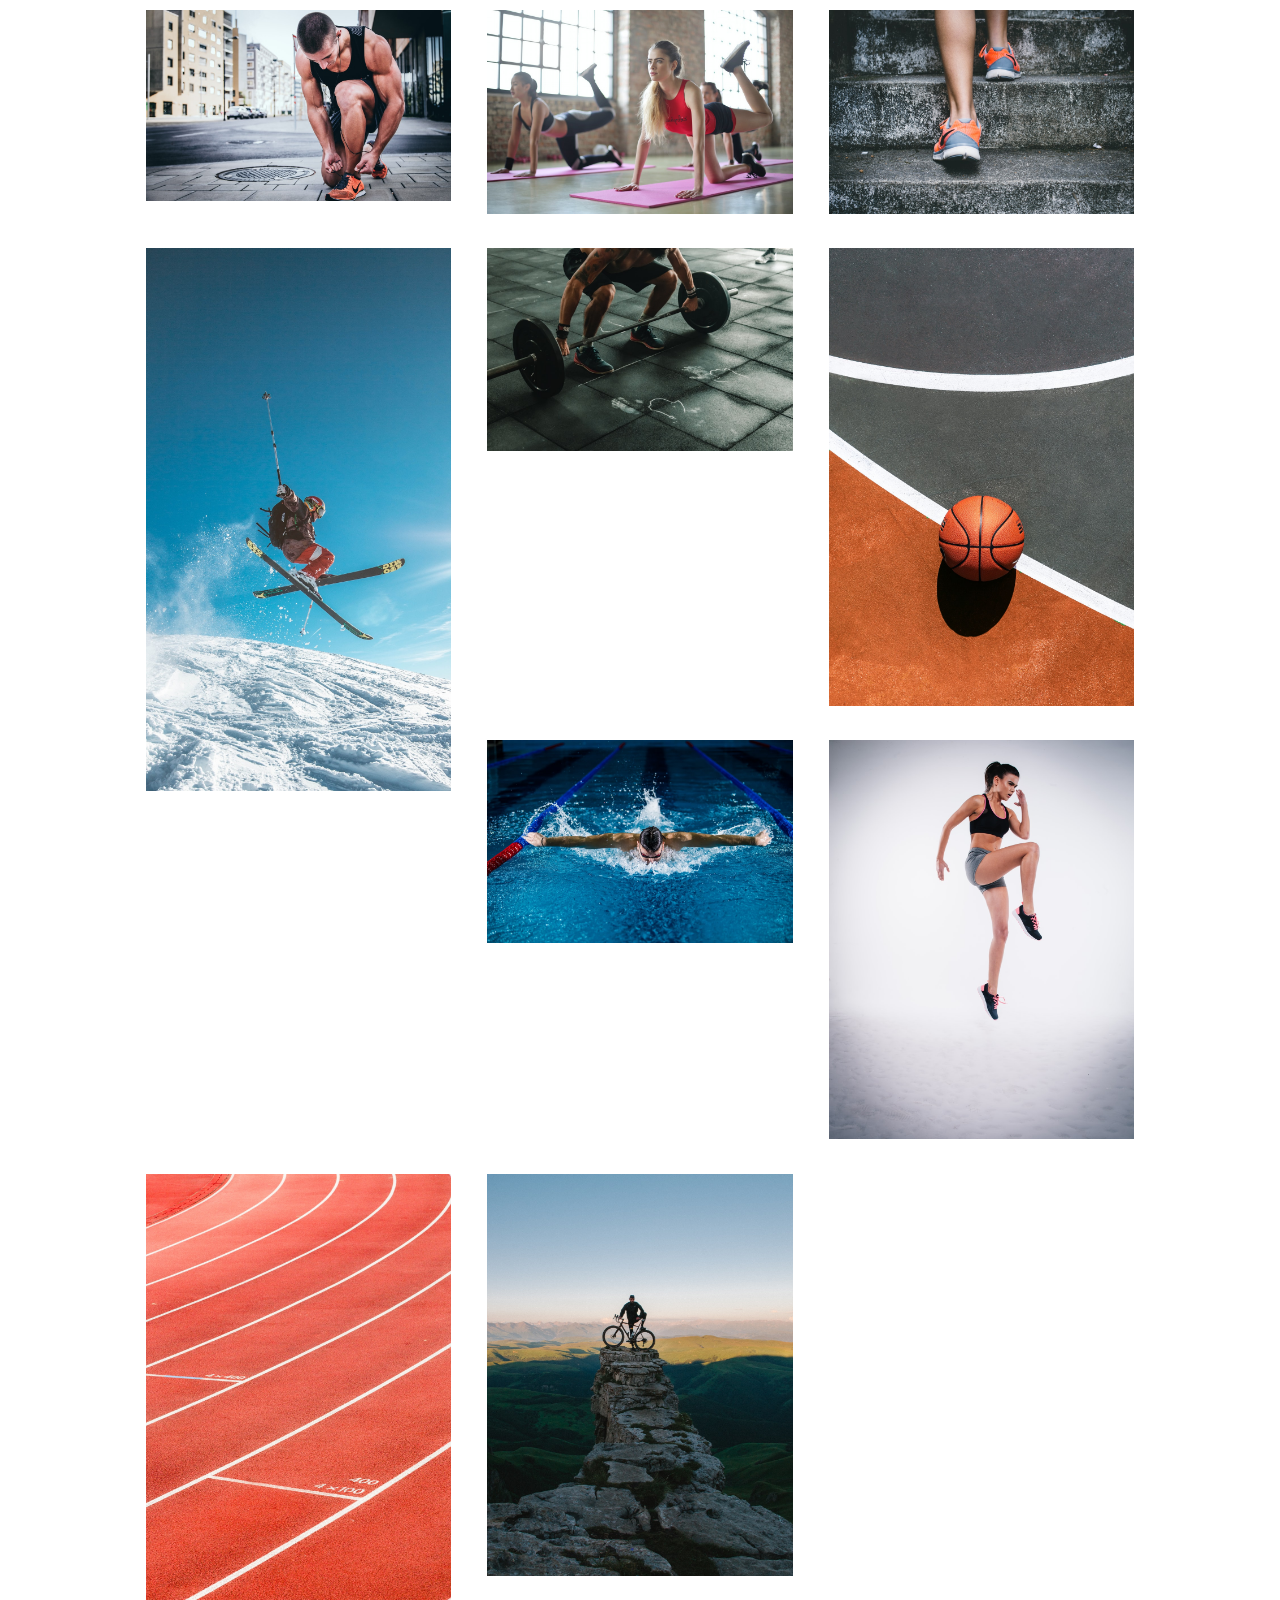
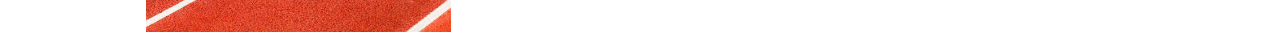
<file: ex01/src/index.html>
<!doctype html>
<html>

<head>
    <meta charset="utf-8">
    <title>Gallery's page</title>
    <meta name="viewport" content="width=device-width, initial-scale=1" />
    <link rel="stylesheet" href="/ex01/styles/index.css">
    <script src="/ex01/scripts/index.js"></script>
</head>

<body>
  <div class="row">
      <div class="col">
          <div class="content">
              <img src="/ex01/images/img1.jpg" onclick="openLightbox();toSlide(1)" class="hover-shadow preview" />
          </div>
      </div>
      <div class="col">
          <div class="content">
              <img src="/ex01/images/img2.jpg" onclick="openLightbox();toSlide(2)" class="hover-shadow preview" />
          </div>
      </div>
      <div class="col">
          <div class="content">
              <img src="/ex01/images/img3.jpg" onclick="openLightbox();toSlide(3)" class="hover-shadow preview" />
          </div>
      </div>
      <div class="col">
          <div class="content">
              <img src="/ex01/images/img4.jpg" onclick="openLightbox();toSlide(4)" class="hover-shadow preview" />
          </div>
      </div>
      <div class="col">
          <div class="content">
              <img src="/ex01/images/img5.jpg" onclick="openLightbox();toSlide(5)" class="hover-shadow preview" />
          </div>
      </div>
      <div class="col">
          <div class="content">
              <img src="/ex01/images/img6.jpg" onclick="openLightbox();toSlide(6)" class="hover-shadow preview" />
          </div>
      </div>
      <div class="col">
          <div class="content">
              <img src="/ex01/images/img7.jpg" onclick="openLightbox();toSlide(7)" class="hover-shadow preview" />
          </div>
      </div>
      <div class="col">
          <div class="content">
              <img src="/ex01/images/img8.jpg" onclick="openLightbox();toSlide(8)" class="hover-shadow preview" />
          </div>
      </div>
      <div class="col">
          <div class="content">
              <img src="/ex01/images/img9.jpg" onclick="openLightbox();toSlide(9)" class="hover-shadow preview" />
          </div>
      </div>
      <div class="col">
          <div class="content">
              <img src="/ex01/images/img10.jpg" onclick="openLightbox();toSlide(10)" class="hover-shadow preview" />
          </div>
      </div>
  </div>
  <div id="Lightbox" class="modal">
      <span class="close pointer" onclick="closeLightbox()">&times;</span>
      <div class="modal-content">
          <div class="slide">
              <img src="/ex01/images/img1.jpg" class="image-slide" />
          </div>
          <div class="slide">
              <img src="/ex01/images/img2.jpg" class="image-slide" />
          </div>
          <div class="slide">
              <img src="/ex01/images/img3.jpg" class="image-slide" />
          </div>
          <div class="slide">
              <img src="/ex01/images/img4.jpg" class="image-slide" />
          </div>
          <div class="slide">
              <img src="/ex01/images/img5.jpg" class="image-slide" />
          </div>
          <div class="slide">
              <img src="/ex01/images/img6.jpg" class="image-slide" />
          </div>
          <div class="slide">
              <img src="/ex01/images/img7.jpg" class="image-slide" />
          </div>
          <div class="slide">
              <img src="/ex01/images/img8.jpg" class="image-slide" />
          </div>
          <div class="slide">
              <img src="/ex01/images/img9.jpg" class="image-slide" />
          </div>
          <div class="slide">
              <img src="/ex01/images/img10.jpg" class="image-slide" />
          </div>
          <a class="previous" onclick="changeSlide(-1)">&#10094;</a>
          <a class="next" onclick="changeSlide(1)">&#10095;</a>
      </div>
  </div>
</body>
</body>
    
    </html>
</file>
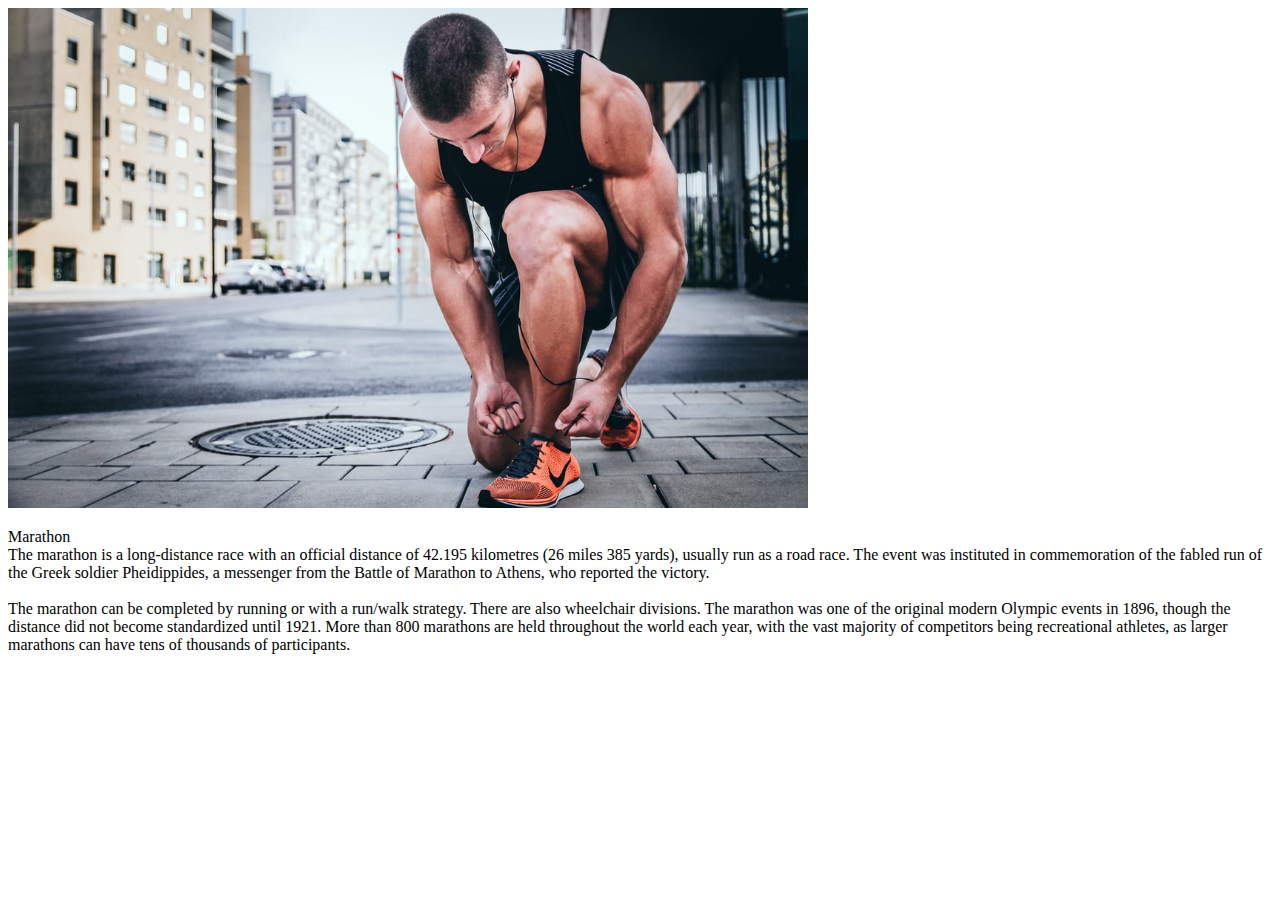
<file: ex01/src/image01.html>
<!doctype html>
<html>
<head>
</head>
<body>
    <div>
        <!-- Trigger the Modal -->
        <img src="/ex01/images/img1.jpg" alt="Runner" style="max-width: 800px;">
        <p>Marathon<br>
            The marathon is a long-distance race with an official distance of 42.195 kilometres (26 miles 385 yards), usually run as a road race. The event was instituted in commemoration of the fabled run of the Greek soldier Pheidippides, a messenger from the Battle of Marathon to Athens, who reported the victory. 
            <br><br>The marathon can be completed by running or with a run/walk strategy. There are also wheelchair divisions. The marathon was one of the original modern Olympic events in 1896, though the distance did not become standardized until 1921. 
            More than 800 marathons are held throughout the world each year, with the vast majority of competitors being recreational athletes, as larger marathons can have tens of thousands of participants.
        </p>
    </div>
</body>
</html>
</file>
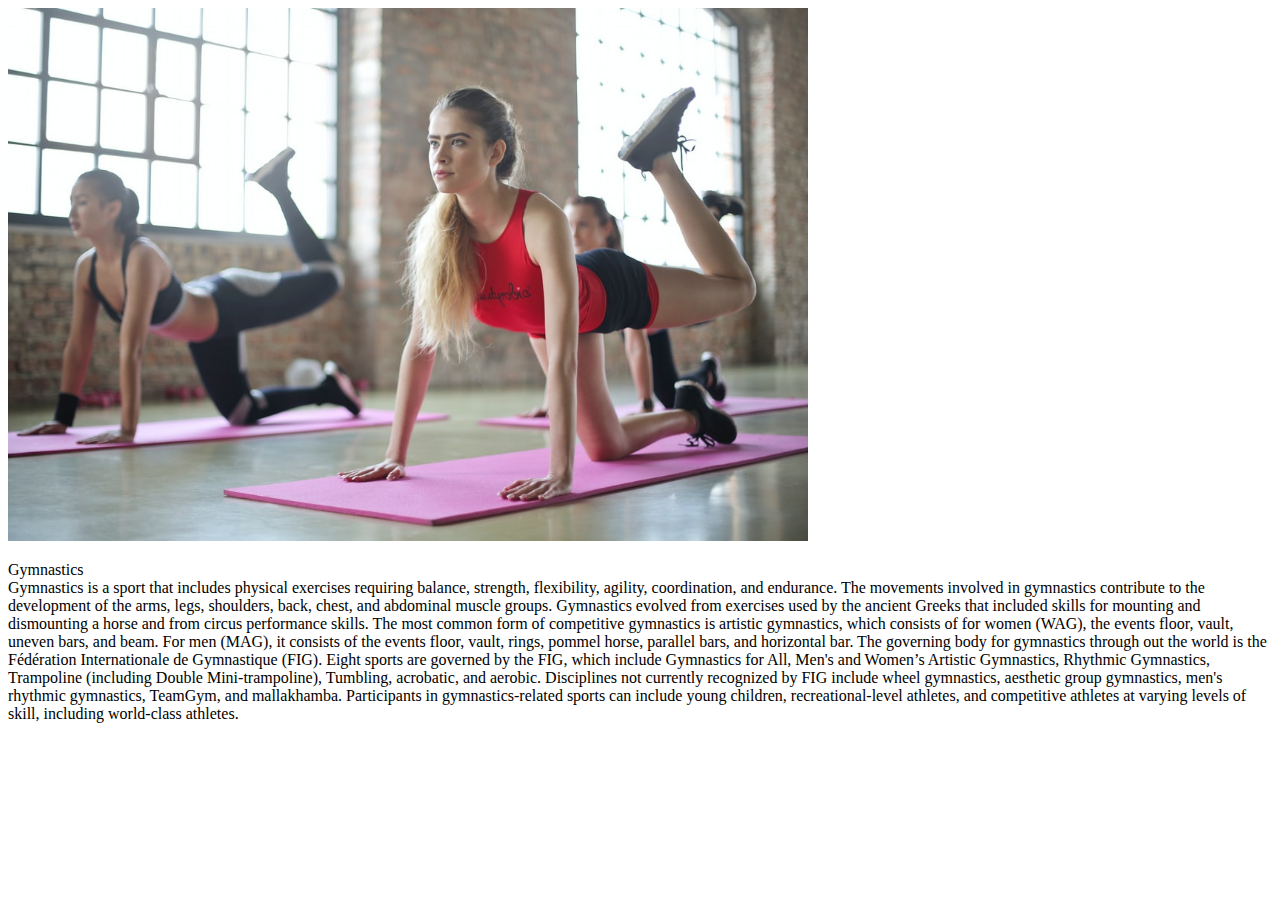
<file: ex01/src/image02.html>
<!doctype html>
<html>
<head>
</head>
<body>
    <div>
        <!-- Trigger the Modal -->
        <img src="/ex01/images/img2.jpg" alt="Runner" style="max-width: 800px;">
        <p>Gymnastics<br>
            Gymnastics is a sport that includes physical exercises requiring balance, strength, flexibility, agility, coordination, and endurance. The movements involved in gymnastics contribute to the development of the arms, legs, shoulders, back, chest, and abdominal muscle groups. Gymnastics evolved from exercises used by the ancient Greeks that included skills for mounting and dismounting a horse and from circus performance skills.

The most common form of competitive gymnastics is artistic gymnastics, which consists of for women (WAG), the events floor, vault, uneven bars, and beam. For men (MAG), it consists of the events floor, vault, rings, pommel horse, parallel bars, and horizontal bar. The governing body for gymnastics through out the world is the Fédération Internationale de Gymnastique (FIG). Eight sports are governed by the FIG, which include Gymnastics for All, Men's and Women’s Artistic Gymnastics, Rhythmic Gymnastics, Trampoline (including Double Mini-trampoline), Tumbling, acrobatic, and aerobic. Disciplines not currently recognized by FIG include wheel gymnastics, aesthetic group gymnastics, men's rhythmic gymnastics, TeamGym, and mallakhamba.

Participants in gymnastics-related sports can include young children, recreational-level athletes, and competitive athletes at varying levels of skill, including world-class athletes.
        </p>
    </div>
</body>
</html>
</file>
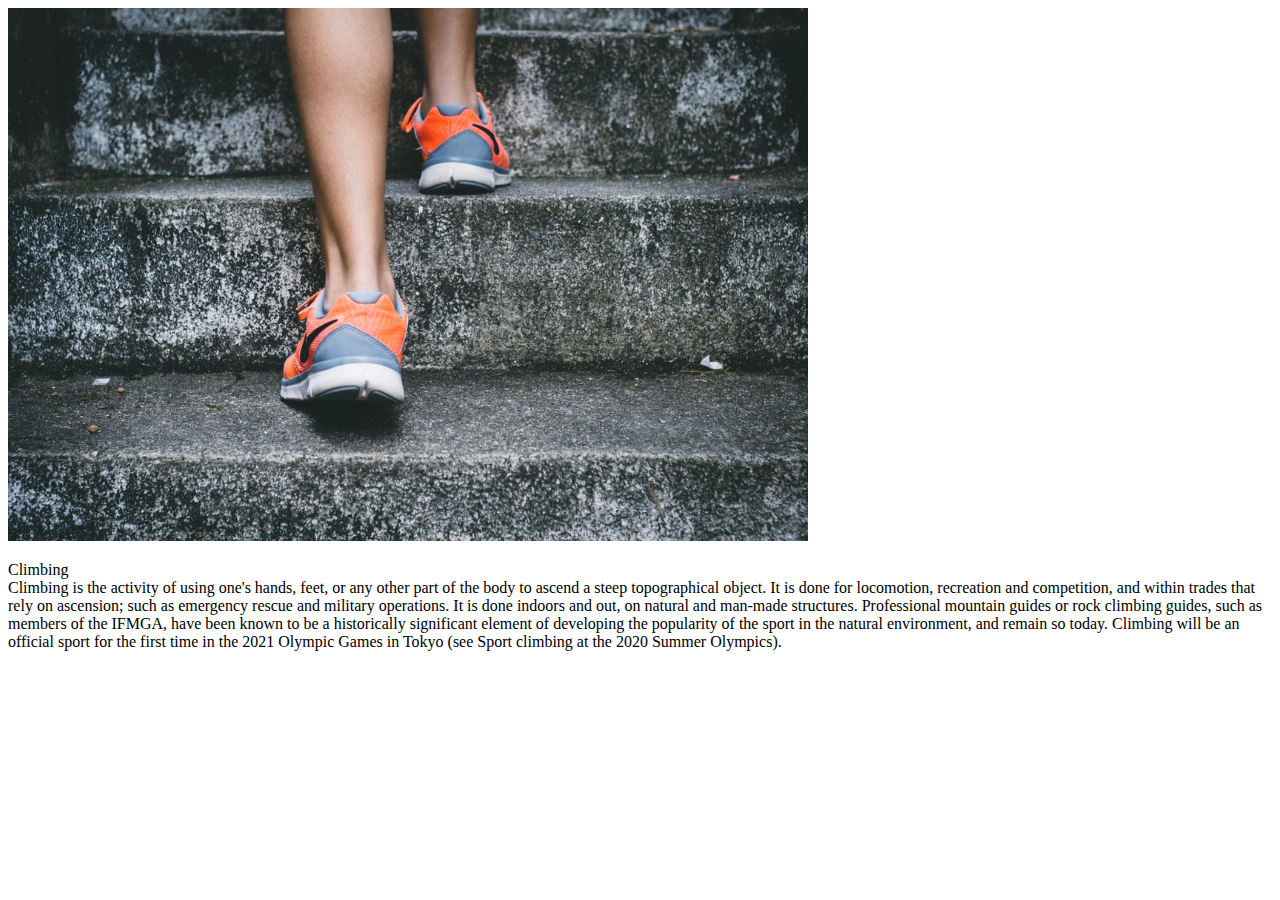
<file: ex01/src/image03.html>
<!doctype html>
<html>
<head>
</head>
<body>
    <div>
        <!-- Trigger the Modal -->
        <img src="/ex01/images/img3.jpg" alt="Runner" style="max-width: 800px;">
        <p>Climbing<br>
            Climbing is the activity of using one's hands, feet, or any other part of the body to ascend a steep topographical object. It is done for locomotion, recreation and competition, and within trades that rely on ascension; such as emergency rescue and military operations. It is done indoors and out, on natural and man-made structures.

Professional mountain guides or rock climbing guides, such as members of the IFMGA, have been known to be a historically significant element of developing the popularity of the sport in the natural environment, and remain so today.

Climbing will be an official sport for the first time in the 2021 Olympic Games in Tokyo (see Sport climbing at the 2020 Summer Olympics).
        </p>
    </div>
</body>
</html>
</file>
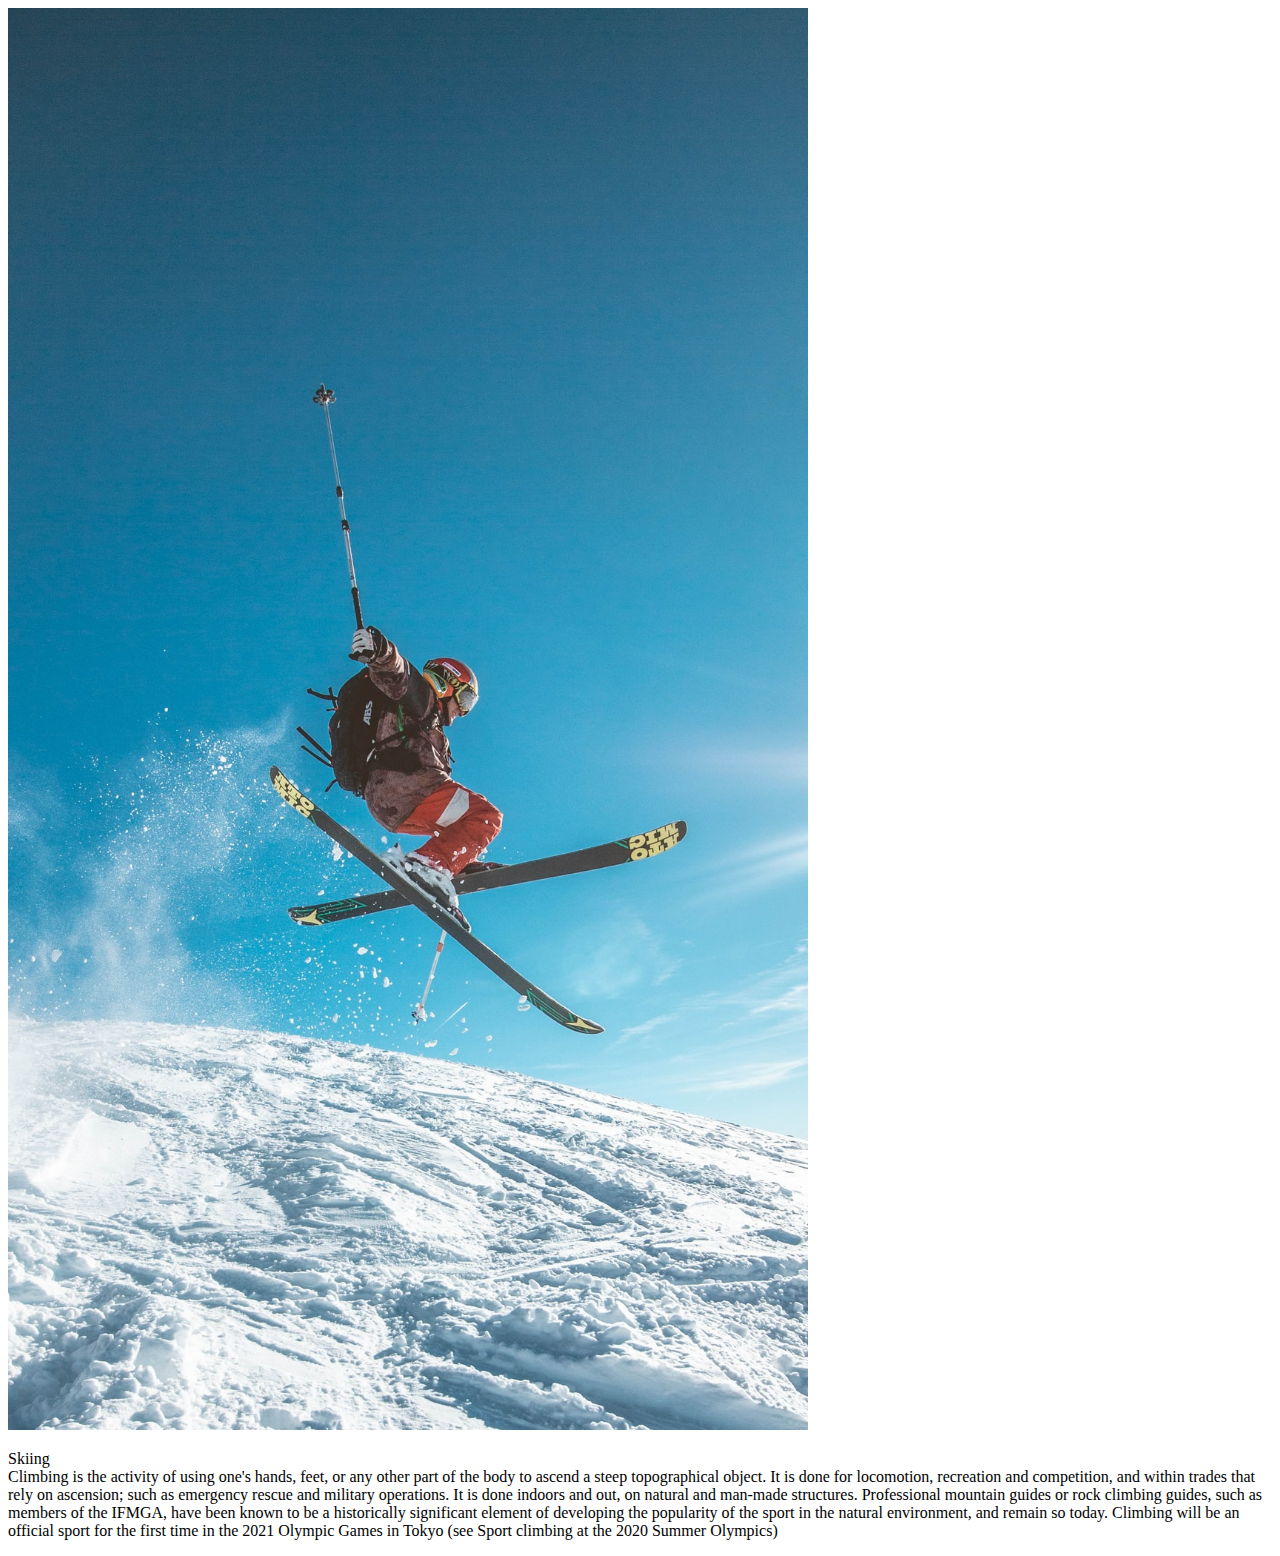
<file: ex01/src/image04.html>
<!doctype html>
<html>
<head>
</head>
<body>
    <div>
        <!-- Trigger the Modal -->
        <img src="/ex01/images/img4.jpg" alt="Runner" style="max-width: 800px;">
        <p>Skiing<br>
            Climbing is the activity of using one's hands, feet, or any other part of the body to ascend a steep topographical object. It is done for locomotion, recreation and competition, and within trades that rely on ascension; such as emergency rescue and military operations. It is done indoors and out, on natural and man-made structures.

Professional mountain guides or rock climbing guides, such as members of the IFMGA, have been known to be a historically significant element of developing the popularity of the sport in the natural environment, and remain so today.

Climbing will be an official sport for the first time in the 2021 Olympic Games in Tokyo (see Sport climbing at the 2020 Summer Olympics)
        </p>
    </div>
</body>
</html>
</file>
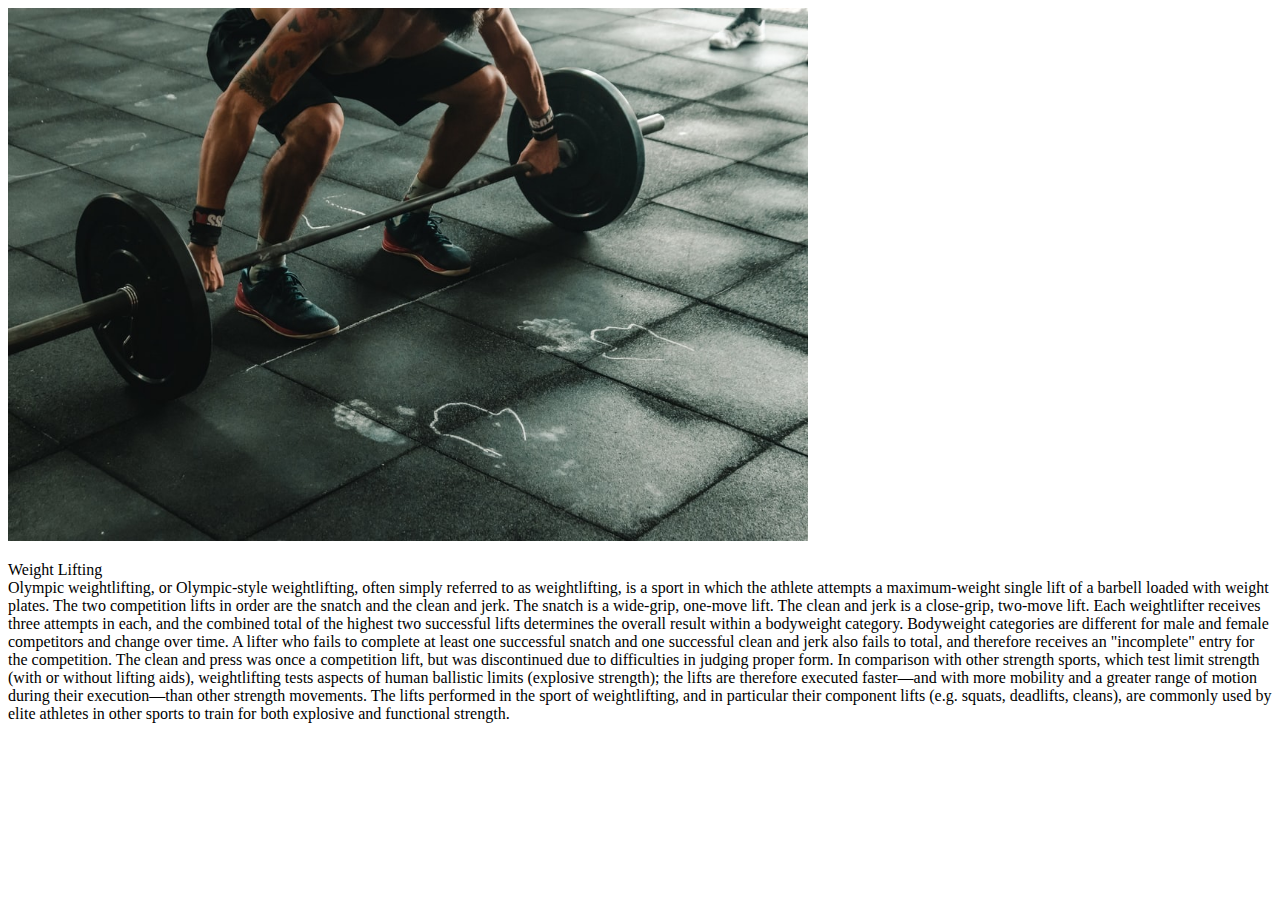
<file: ex01/src/image05.html>
<!doctype html>
<html>
<head>
</head>
<body>
    <div>
        <!-- Trigger the Modal -->
        <img src="/ex01/images/img5.jpg" alt="Runner" style="max-width: 800px;">
        <p>Weight Lifting<br>
            Olympic weightlifting, or Olympic-style weightlifting, often simply referred to as weightlifting, is a sport in which the athlete attempts a maximum-weight single lift of a barbell loaded with weight plates.

The two competition lifts in order are the snatch and the clean and jerk. The snatch is a wide-grip, one-move lift. The clean and jerk is a close-grip, two-move lift. Each weightlifter receives three attempts in each, and the combined total of the highest two successful lifts determines the overall result within a bodyweight category. Bodyweight categories are different for male and female competitors and change over time. A lifter who fails to complete at least one successful snatch and one successful clean and jerk also fails to total, and therefore receives an "incomplete" entry for the competition. The clean and press was once a competition lift, but was discontinued due to difficulties in judging proper form.

In comparison with other strength sports, which test limit strength (with or without lifting aids), weightlifting tests aspects of human ballistic limits (explosive strength); the lifts are therefore executed faster—and with more mobility and a greater range of motion during their execution—than other strength movements.

The lifts performed in the sport of weightlifting, and in particular their component lifts (e.g. squats, deadlifts, cleans), are commonly used by elite athletes in other sports to train for both explosive and functional strength.
        </p>
    </div>
</body>
</html>
</file>
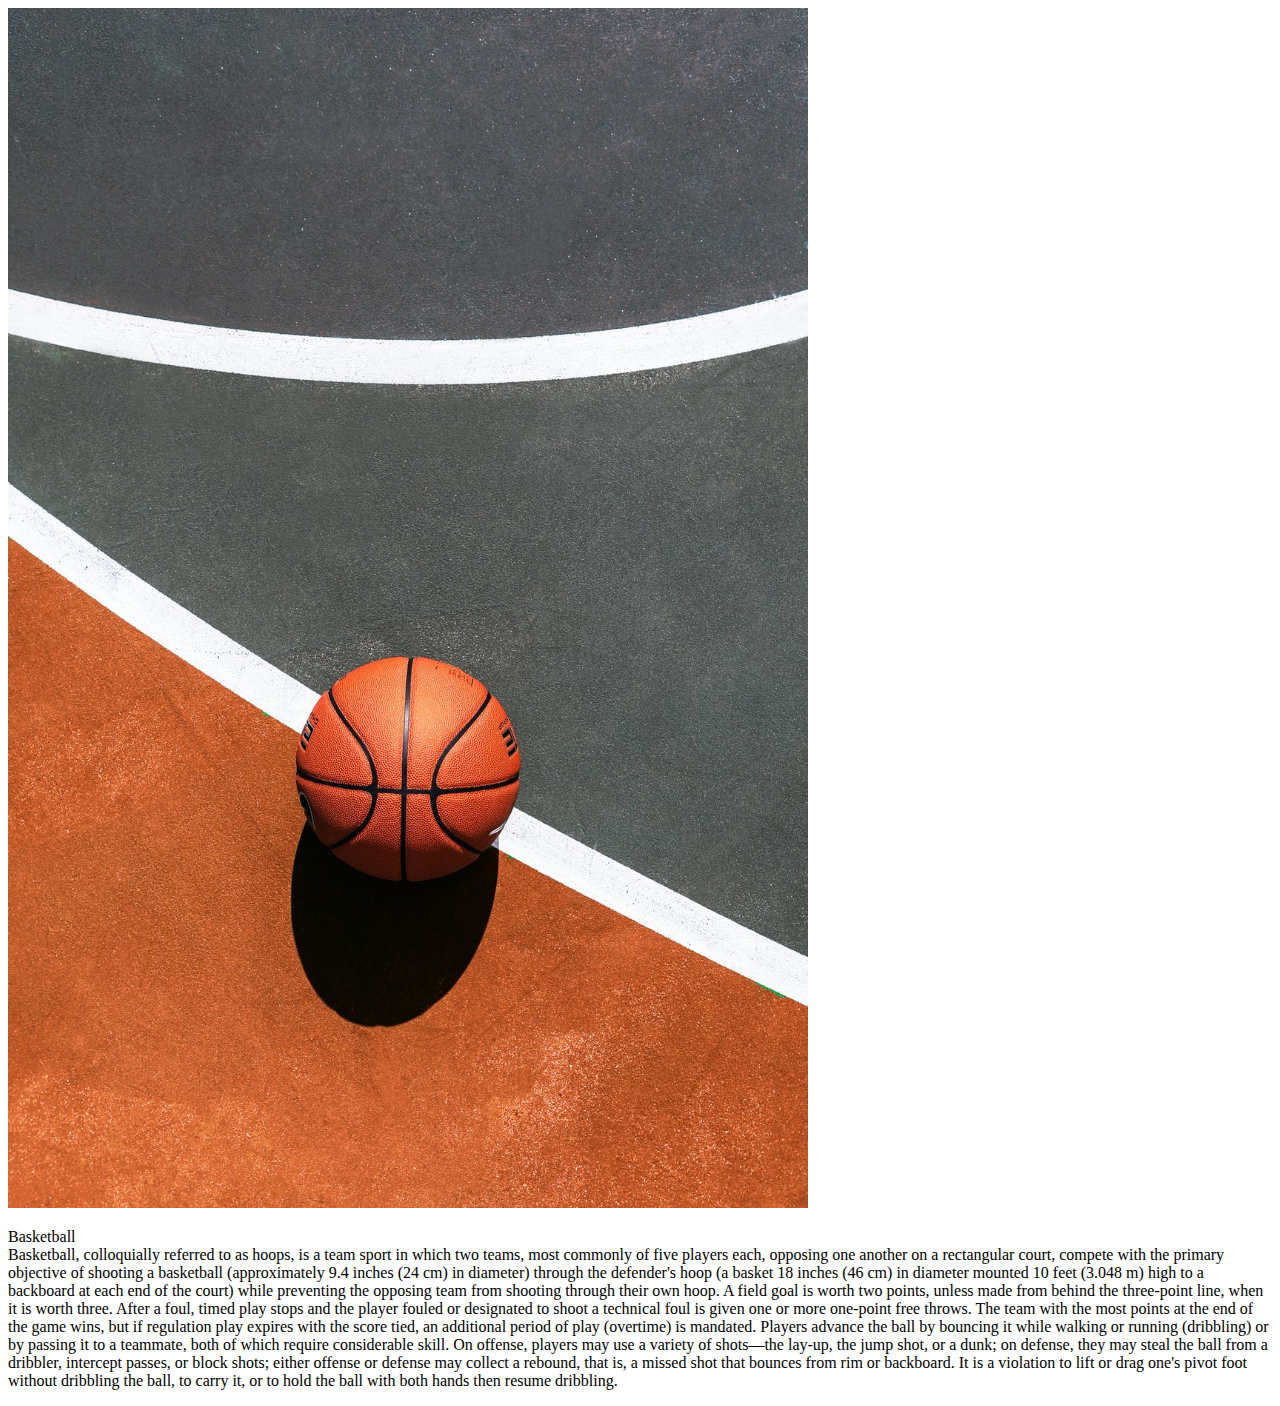
<file: ex01/src/image06.html>
<!doctype html>
<html>
<head>
</head>
<body>
    <div>
        <!-- Trigger the Modal -->
        <img src="/ex01/images/img6.jpg" alt="Runner" style="max-width: 800px;">
        <p>Basketball<br>
            Basketball, colloquially referred to as hoops, is a team sport in which two teams, most commonly of five players each, opposing one another on a rectangular court, compete with the primary objective of shooting a basketball (approximately 9.4 inches (24 cm) in diameter) through the defender's hoop (a basket 18 inches (46 cm) in diameter mounted 10 feet (3.048 m) high to a backboard at each end of the court) while preventing the opposing team from shooting through their own hoop. A field goal is worth two points, unless made from behind the three-point line, when it is worth three. After a foul, timed play stops and the player fouled or designated to shoot a technical foul is given one or more one-point free throws. The team with the most points at the end of the game wins, but if regulation play expires with the score tied, an additional period of play (overtime) is mandated.

Players advance the ball by bouncing it while walking or running (dribbling) or by passing it to a teammate, both of which require considerable skill. On offense, players may use a variety of shots—the lay-up, the jump shot, or a dunk; on defense, they may steal the ball from a dribbler, intercept passes, or block shots; either offense or defense may collect a rebound, that is, a missed shot that bounces from rim or backboard. It is a violation to lift or drag one's pivot foot without dribbling the ball, to carry it, or to hold the ball with both hands then resume dribbling.
        </p>
    </div>
</body>
</html>
</file>
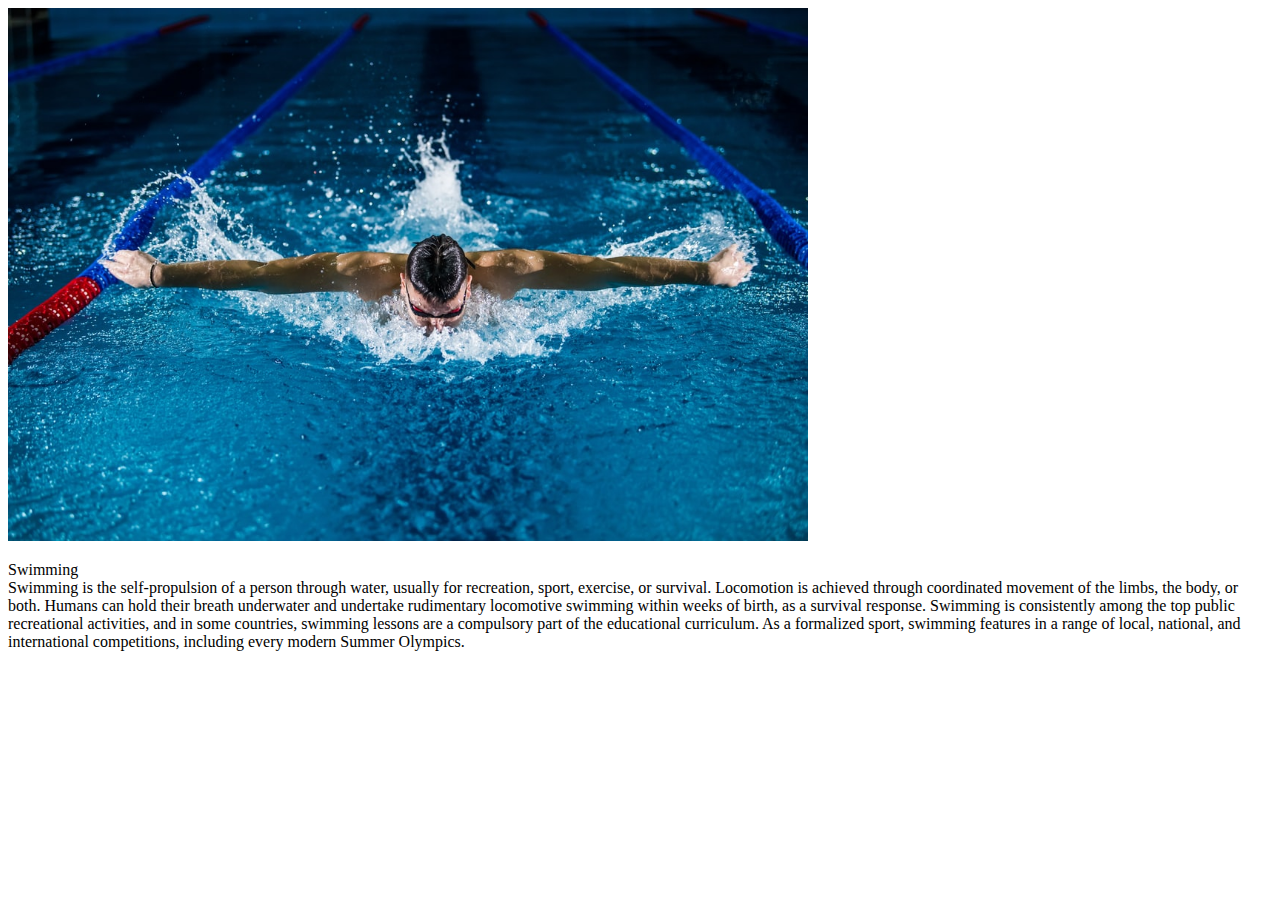
<file: ex01/src/image07.html>
<!doctype html>
<html>
<head>
</head>
<body>
    <div>
        <!-- Trigger the Modal -->
        <img src="/ex01/images/img7.jpg" alt="Runner" style="max-width: 800px;">
        <p>Swimming<br>
            Swimming is the self-propulsion of a person through water, usually for recreation, sport, exercise, or survival. Locomotion is achieved through coordinated movement of the limbs, the body, or both. Humans can hold their breath underwater and undertake rudimentary locomotive swimming within weeks of birth, as a survival response.

Swimming is consistently among the top public recreational activities, and in some countries, swimming lessons are a compulsory part of the educational curriculum. As a formalized sport, swimming features in a range of local, national, and international competitions, including every modern Summer Olympics.
        </p>
    </div>
</body>
</html>
</file>
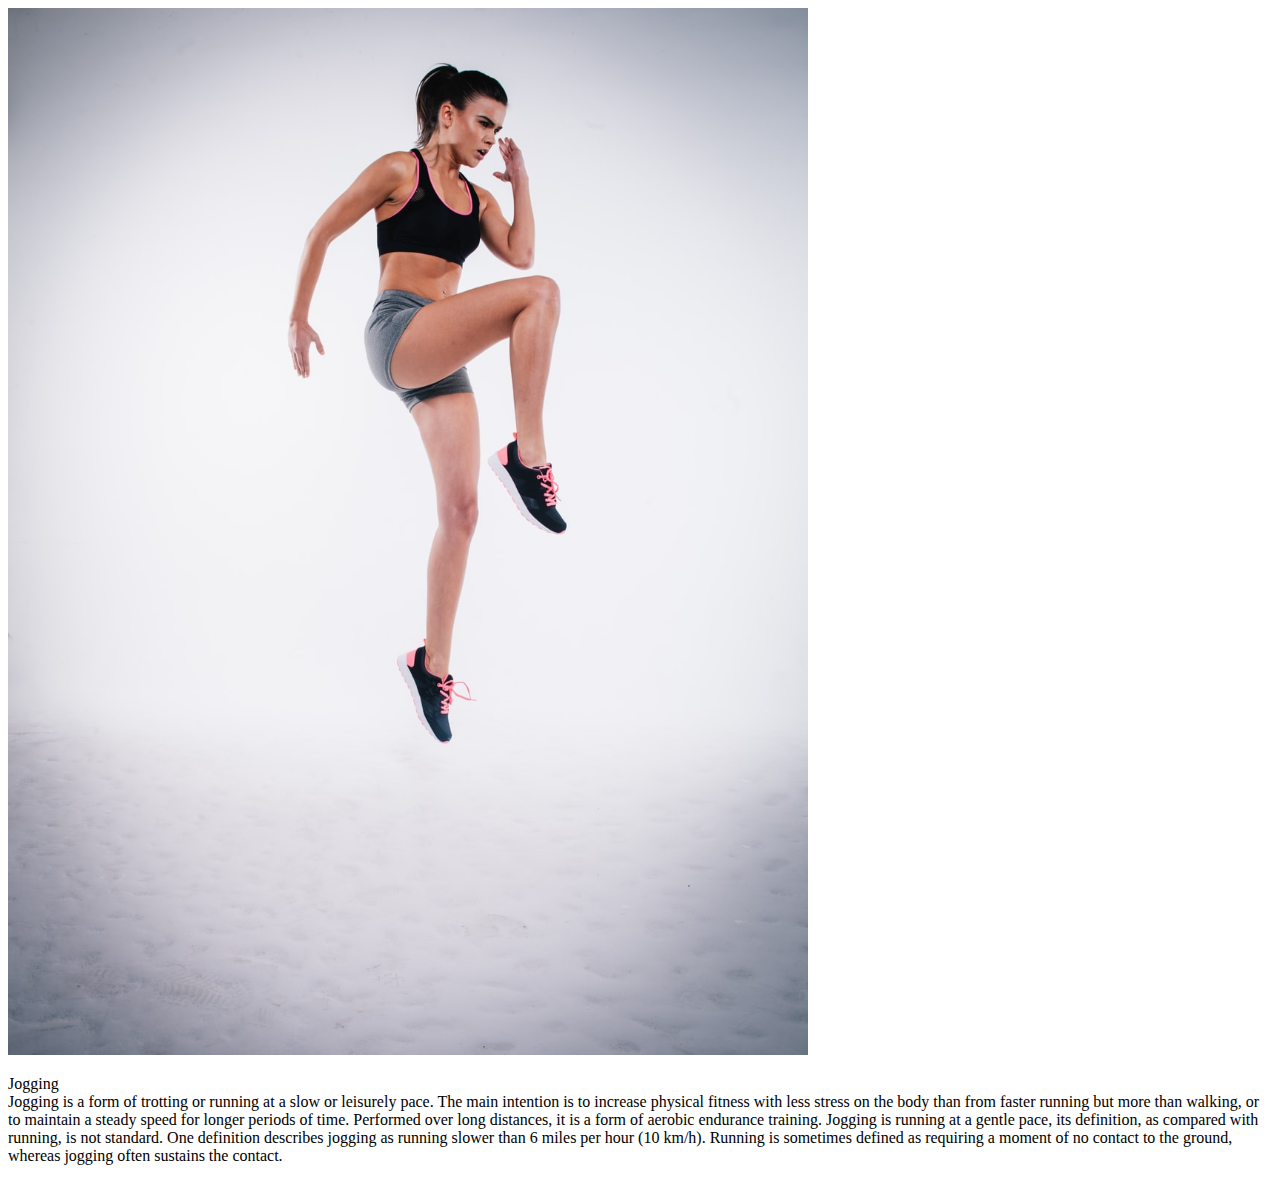
<file: ex01/src/image08.html>
<!doctype html>
<html>
<head>
</head>
<body>
    <div>
        <!-- Trigger the Modal -->
        <img src="/ex01/images/img8.jpg" alt="Runner" style="max-width: 800px;">
        <p>Jogging<br>
            Jogging is a form of trotting or running at a slow or leisurely pace. The main intention is to increase physical fitness with less stress on the body than from faster running but more than walking, or to maintain a steady speed for longer periods of time. Performed over long distances, it is a form of aerobic endurance training.

Jogging is running at a gentle pace, its definition, as compared with running, is not standard. One definition describes jogging as running slower than 6 miles per hour (10 km/h). Running is sometimes defined as requiring a moment of no contact to the ground, whereas jogging often sustains the contact.
        </p>
    </div>
</body>
</html>
</file>
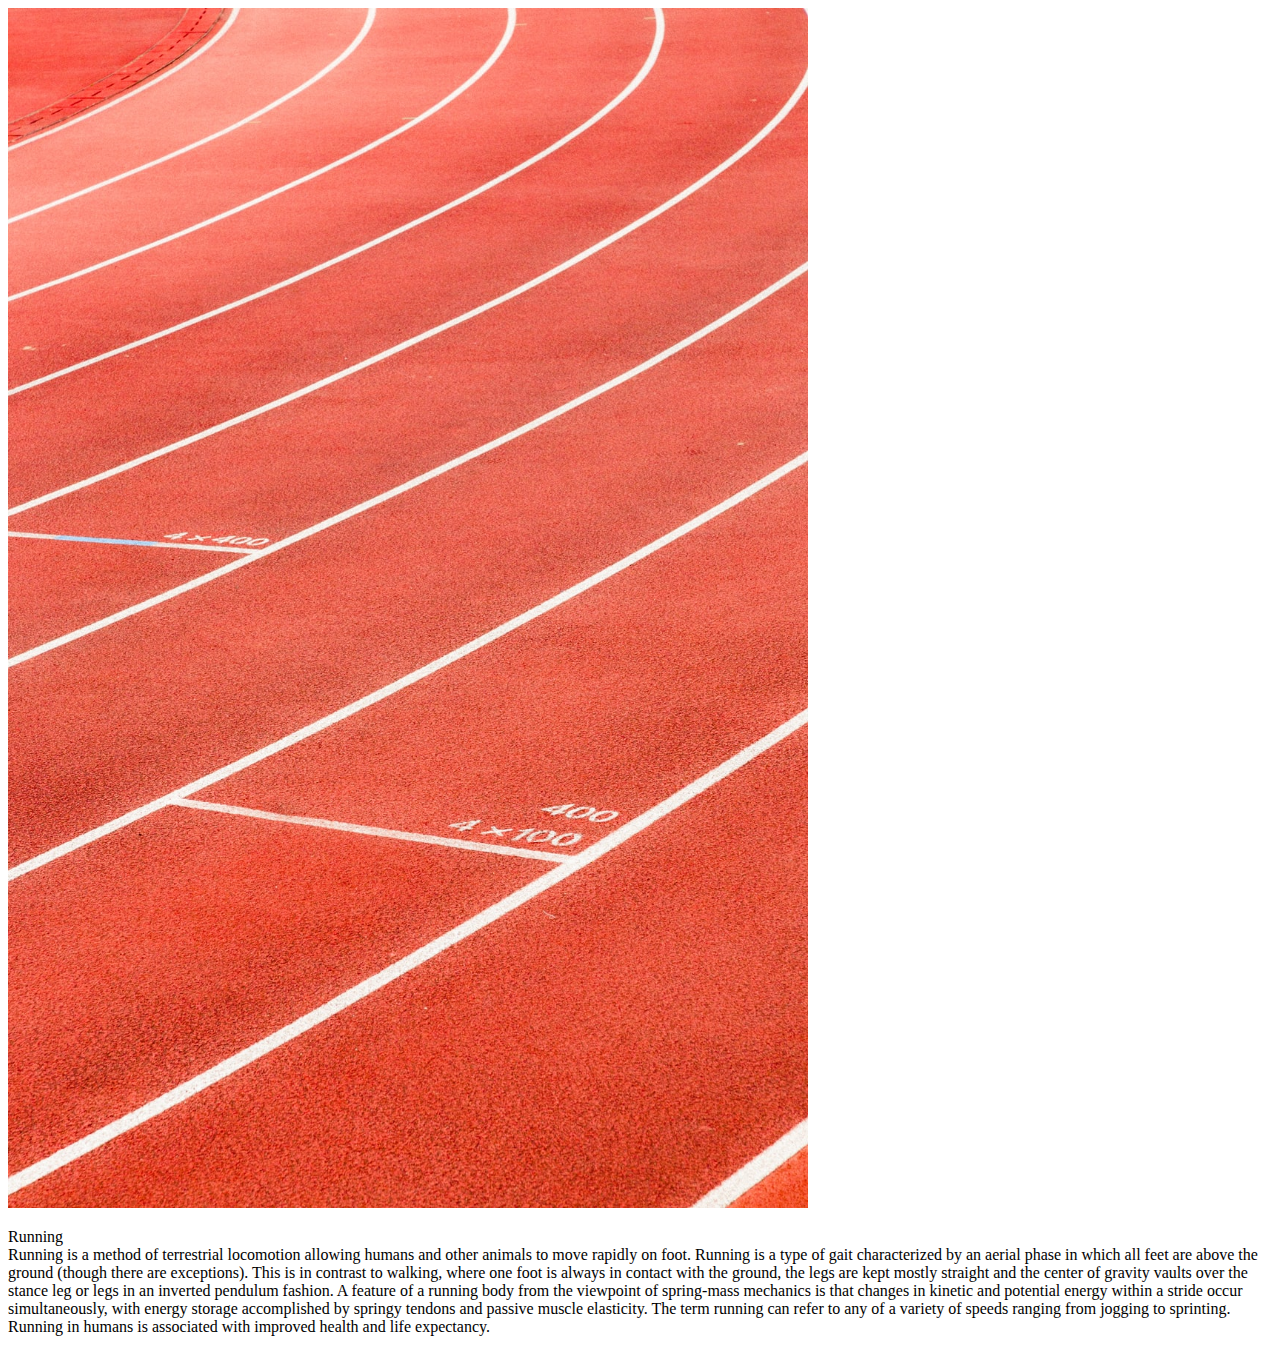
<file: ex01/src/image09.html>
<!doctype html>
<html>
<head>
</head>
<body>
    <div>
        <!-- Trigger the Modal -->
        <img src="/ex01/images/img9.jpg" alt="Runner" style="max-width: 800px;">
        <p>Running<br>
            Running is a method of terrestrial locomotion allowing humans and other animals to move rapidly on foot. Running is a type of gait characterized by an aerial phase in which all feet are above the ground (though there are exceptions). This is in contrast to walking, where one foot is always in contact with the ground, the legs are kept mostly straight and the center of gravity vaults over the stance leg or legs in an inverted pendulum fashion. A feature of a running body from the viewpoint of spring-mass mechanics is that changes in kinetic and potential energy within a stride occur simultaneously, with energy storage accomplished by springy tendons and passive muscle elasticity. The term running can refer to any of a variety of speeds ranging from jogging to sprinting.

Running in humans is associated with improved health and life expectancy.
        </p>
    </div>
</body>
</html>
</file>
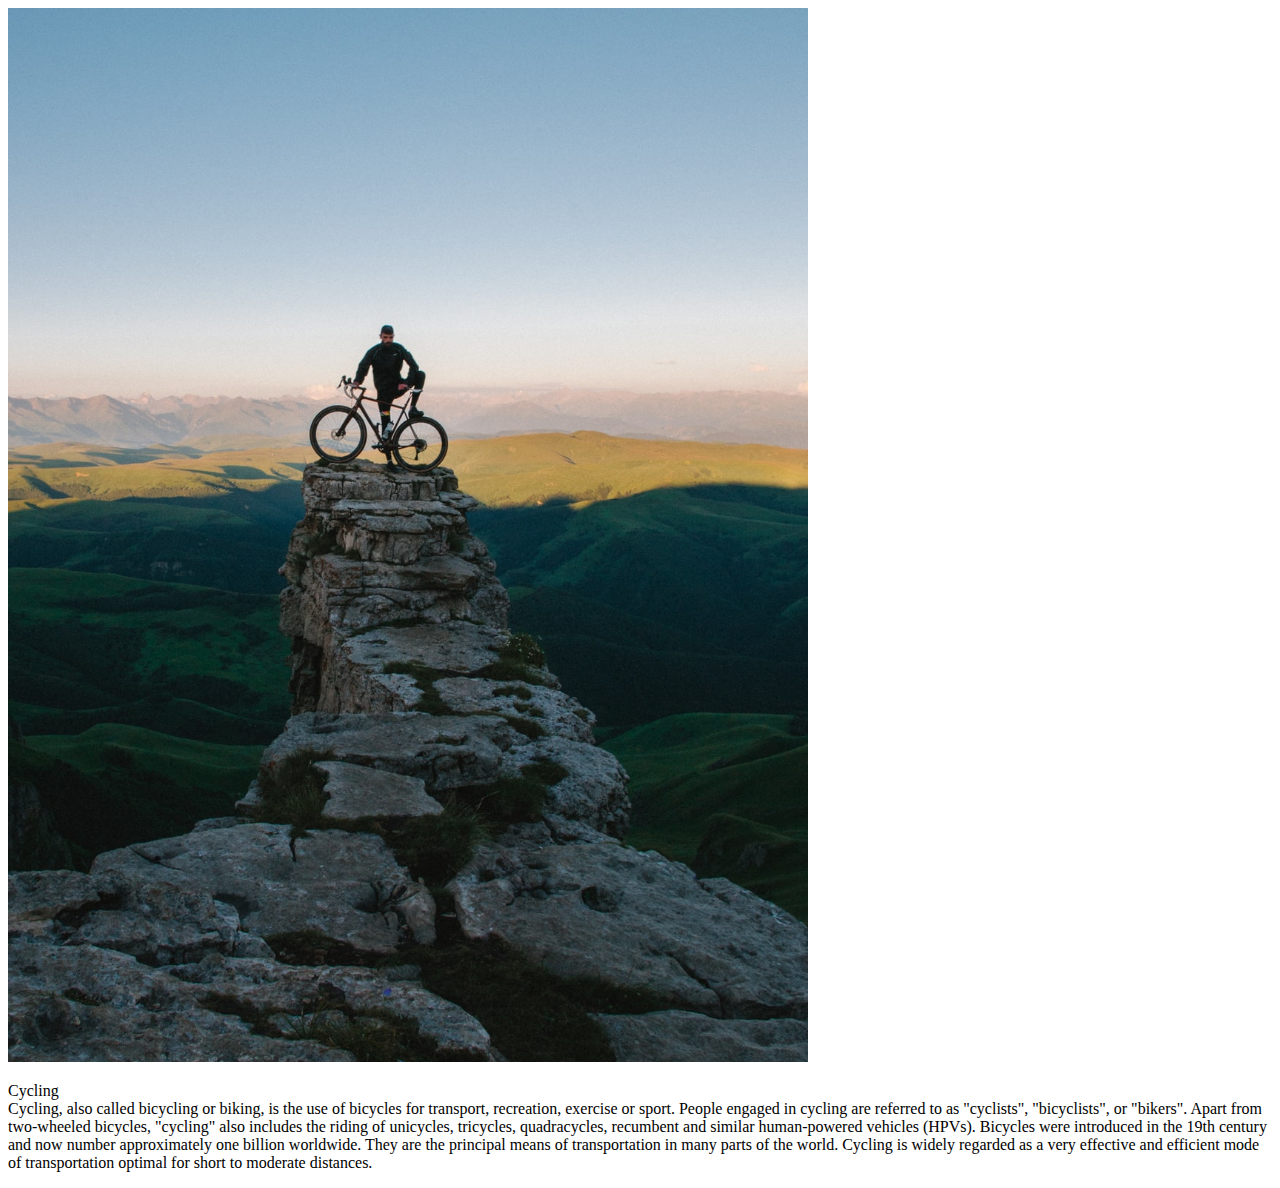
<file: ex01/src/image10.html>
<!doctype html>
<html>
<head>
</head>
<body>
    <div>
        <!-- Trigger the Modal -->
        <img src="/ex01/images/img10.jpg" alt="Runner" style="max-width: 800px;">
        <p>Cycling<br>
            Cycling, also called bicycling or biking, is the use of bicycles for transport, recreation, exercise or sport. People engaged in cycling are referred to as "cyclists", "bicyclists", or "bikers". Apart from two-wheeled bicycles, "cycling" also includes the riding of unicycles, tricycles, quadracycles, recumbent and similar human-powered vehicles (HPVs).

Bicycles were introduced in the 19th century and now number approximately one billion worldwide. They are the principal means of transportation in many parts of the world.

Cycling is widely regarded as a very effective and efficient mode of transportation optimal for short to moderate distances.
        </p>
    </div>
</body>
</html>
</file>
<file: ex01/styles/index.css>
html {
  box-sizing: border-box;
}

*,
*:before,
*:after {
  box-sizing: inherit;
}

body {
  margin: 0;
}

.preview {
  width: 100%;
}

.row {
  margin-left: 10%;
  margin-right: 10%;
  width: 80%;
}

.row>.col {
  padding: 0 8px;
}

.col {
  margin-bottom: 1%;
  float: left;
  width: 33.33%;
  z-index: 100;
}

.modal {
  display: none;
  position: fixed;
  z-index: 1;
  padding: 50px 62px 0px 62px;
  left: 0;
  top: 0;
  width: 100%;
  height: 100%;
  overflow: auto;
  background-color: rgb(0, 0, 0, 0.8);
}

.modal-content {
  position: relative;
  display: flex;
  flex-direction: column;
  justify-content: center;
  margin: auto;
  padding: 0 0 0 0;
  width: 80%;
  max-width: 550px;
  border-color: white;
  padding: 10px 10px 5px 10px;
}

.slide {
  display: none;
  text-align: center;
}

.image-slide {
  width: 100%;
  max-width: 900px;
}

.modal-preview {
  width: 100%;
}

.dots {
  display: flex;
  flex-direction: row;
  justify-content: space-between;
}

img.preview,
img.modal-preview {
  opacity: 1;
}

img.active {
  opacity: 0.6;
}

.preview:hover,
.modal-preview:hover {
  opacity: 1;
}

img.hover-shadow {
  transition: 0.3s;
}

/* Content */

.content {
  background-color: white;
  padding: 10px;
}

.close {
  color: white;
  position: absolute;
  top: 10px;
  right: 25px;
  font-size: 35px;
  font-weight: bold;
}

.close:hover,
.close:focus {
  color: #999;
  text-decoration: none;
  cursor: pointer;
}

@media screen and (max-width: 1050px) {
  .col {
      width: 50%;
  }
  .modal {
      padding: 30px 32px 0px 32px;
  }
  .modal-content {
      margin-top: 100px;
      max-width: 800px;
  }
}

@media screen and (max-width: 700px) {
  .modal {
      padding: 30px 10px 0px 10px;
  }
}
</file>
